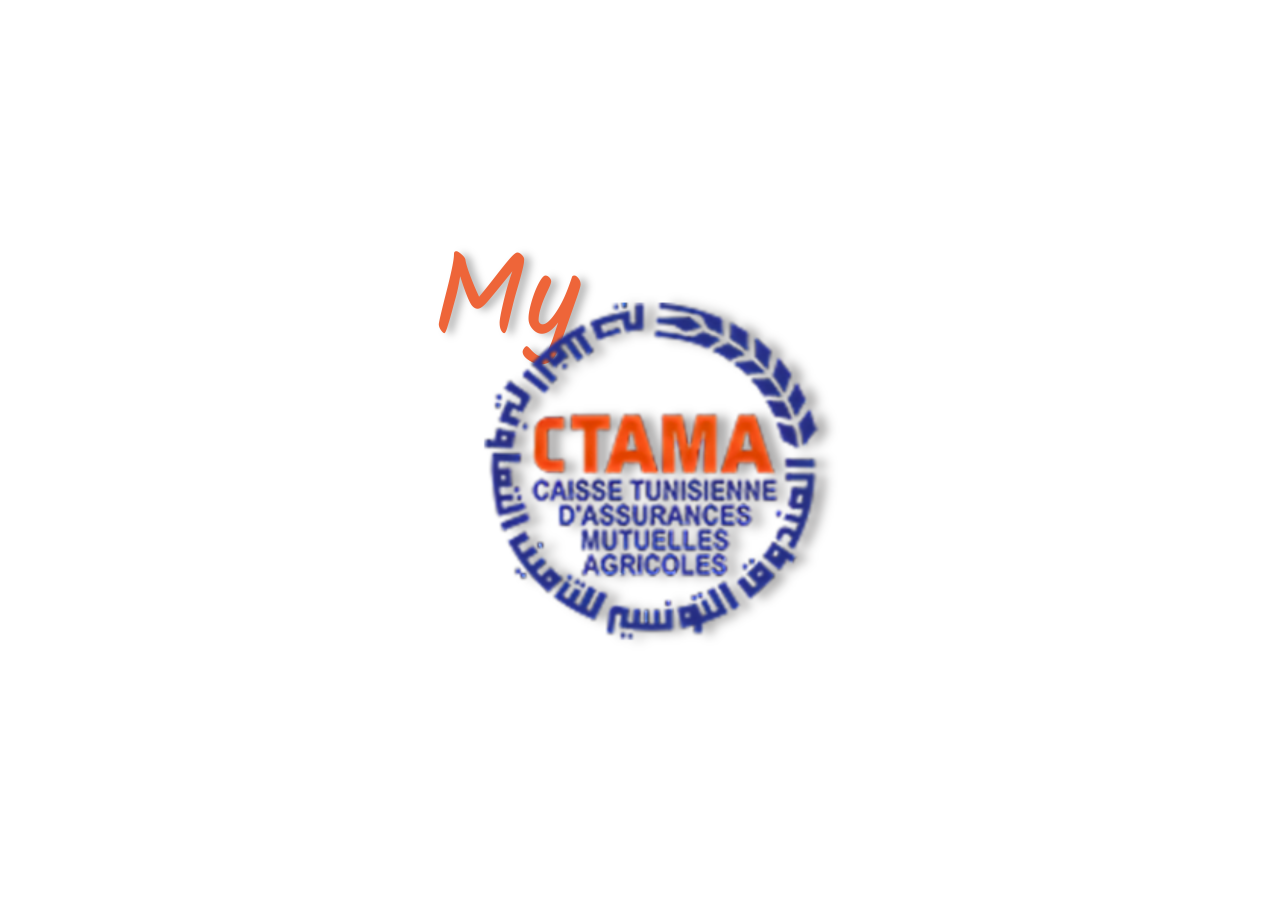
<file: wwwroot/index.html>
<!DOCTYPE html>
<html lang="en">
<head>
    <meta charset="UTF-8">
    <meta name="viewport" content="width=device-width, initial-scale=1.0">
    <title>Logo Animation</title>
    <link rel="stylesheet" href="styles1.css">
</head>
<body>
    <img src="imgg.png" class="animated-logo" alt="App Logo">
</body>
</html>
</file>
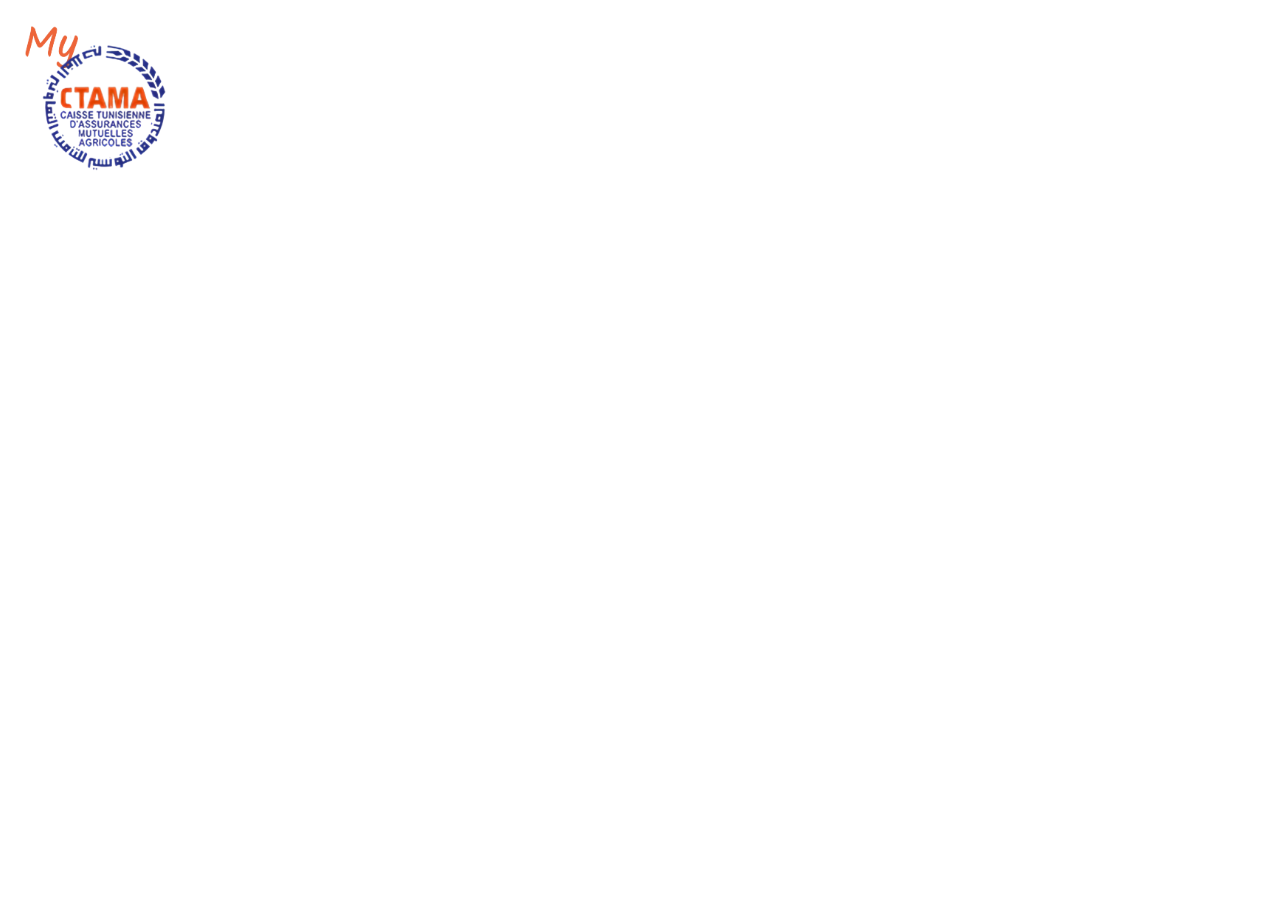
<file: Resources/Images/animation.html>
<!DOCTYPE html>
<html lang="en">
<head>
    <meta charset="UTF-8">
    <meta name="viewport" content="width=device-width, initial-scale=1.0">
    <style>
        body {
            margin: 0;
            overflow: hidden;
            background-color: white;
            display: flex;
            justify-content: center;
            align-items: center;
        }

        .container {
            position: relative;
            width: 100vw;
            height: 100vh;
            overflow: hidden;
        }

        .animated-image {
            position: absolute;
            width: 200px; /* Adjust width as needed */
            height: 200px; /* Adjust height as needed */
            background-image: url('imgct.png'); /* Path to your image */
            background-size: cover;
            background-position: center;
            animation: moveImage 3s linear forwards;
        }

        @keyframes moveImage {
            0% {
                transform: translateX(100vw); /* Start from right side */
            }

            50% {
                transform: translateX(calc(-50% + 100px)); /* Move to the center */
            }

            100% {
                transform: translateX(-100vw); /* Move to the left and disappear */
            }
        }
    </style>
</head>
<body>
    <div class="container">
        <div class="animated-image"></div>
    </div>
</body>
</html>
</file>
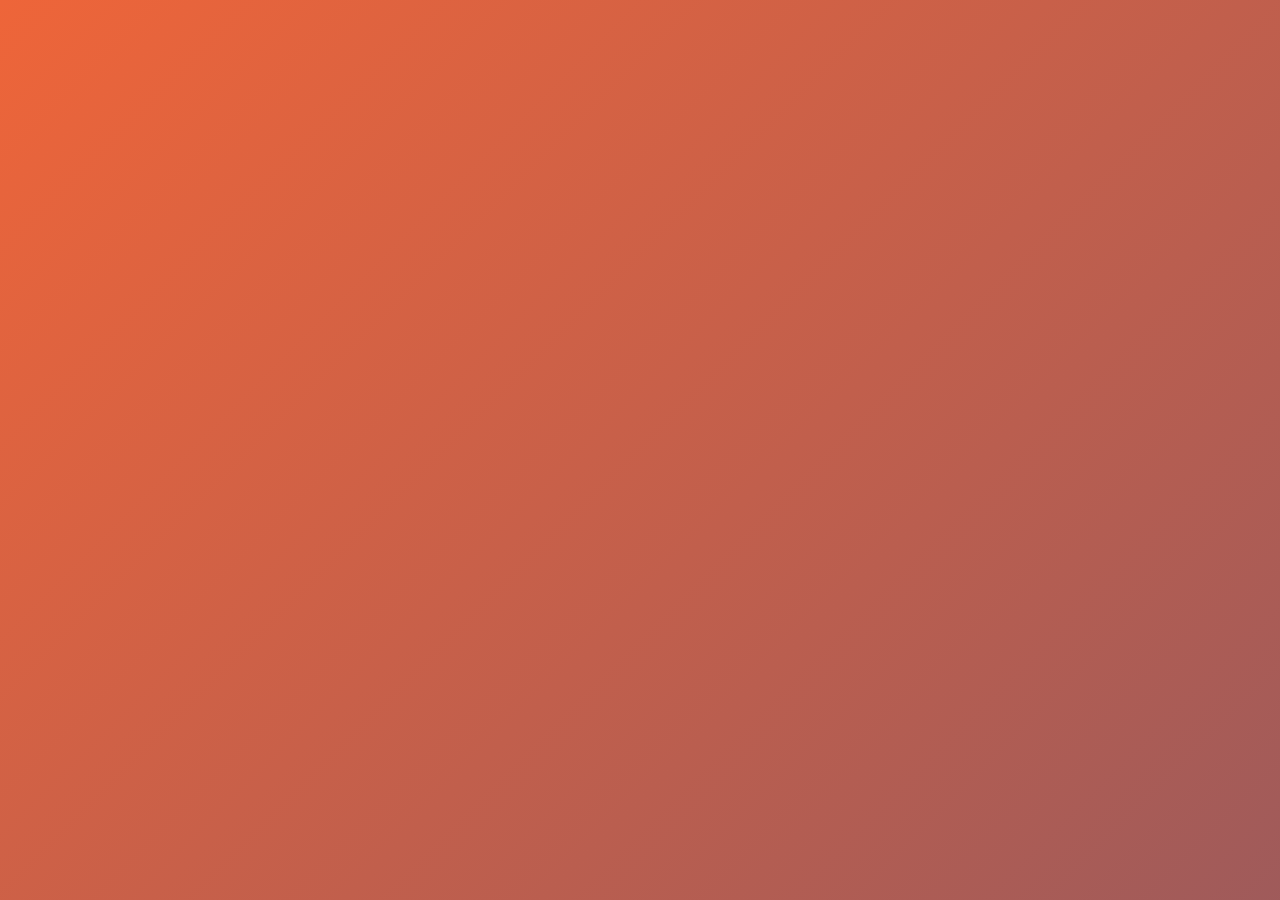
<file: Resources/Raw/bck.html>
<!DOCTYPE html>
<html lang="en">
<head>
    <meta charset="UTF-8">
    <meta name="viewport" content="width=device-width, initial-scale=1.0">
    <title>Gradient Background Animation</title>
    <link rel="stylesheet" href="bck.css">
</head>
<body>
    <div class="container">

    </div>
</body>
</html>
</file>
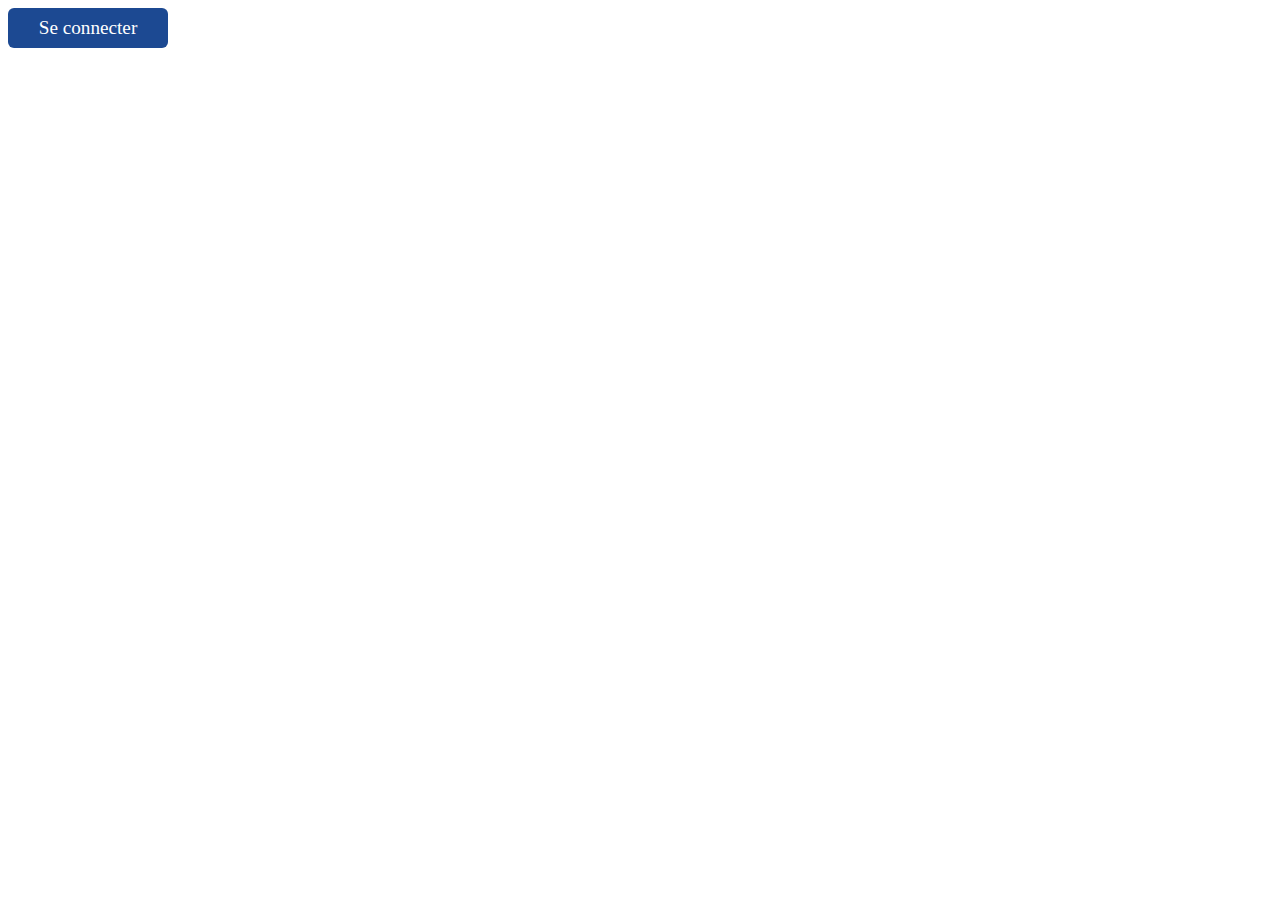
<file: Resources/Raw/button.html>
<!DOCTYPE html>
<html lang="en">
<head>
    <meta charset="UTF-8">
    <meta name="viewport" content="width=device-width, initial-scale=1.0">
    <title>Login Button</title>
    <style>
        /* Hide scrollbars */
        body {
            overflow: hidden; /* Hides all scrollbars */
        }

        /* Styling for the button */
        .button {
            overflow: hidden; /* Hides any scrollbars within the button */
            width: 160px; /* Smaller width */
            height: 40px; /* Smaller height */
            background: #1c4992; /* Blue color */
            border-radius: 6px;
            transition: all .3s cubic-bezier(0.67, 0.17, 0.40, 0.83);
            display: flex;
            justify-content: center;
            align-items: center;
            position: relative; /* Ensure proper positioning of the circle */
            font-size: 1.2em; /* Adjust font size for the text */
            color: white;
            text-align: center;
            cursor: pointer; /* Ensure cursor changes to a hand on hover */
        }

        .button__circle {
            width: 30px; /* Smaller size of the green circle */
            height: 30px; /* Smaller size of the green circle */
            background: mediumseagreen;
            border-radius: 50%;
            position: absolute; /* Position the circle absolutely */
            top: 50%; /* Center vertically */
            left: 50%; /* Center horizontally */
            transform: translate(-50%, -50%); /* Offset the circle's center */
            display: flex;
            justify-content: center;
            align-items: center;
            transition: all .3s;
        }

        .button:hover {
            cursor: pointer;
        }

        .tick {
            color: white;
            font-size: 1em; /* Adjust font size */
            display: flex;
            justify-content: center;
            align-items: center;
            text-align: center;
        }

            .tick svg {
                width: 16px; /* Adjusted width of the SVG */
                height: 16px; /* Adjusted height of the SVG */
            }
    </style>
</head>
<body>
    <div class="button" id="loginButton">
        <div class="tick" id="buttonText">
            <!-- SVG for the tick mark will be inserted here -->
        </div>
    </div>
    <script>
        let button = document.getElementById('loginButton');
        let buttonText = document.getElementById('buttonText');

        const tickMark = "<svg width=\"16\" height=\"16\" viewBox=\"0 0 58 45\" xmlns=\"http://www.w3.org/2000/svg\"><path fill=\"#fff\" fill-rule=\"nonzero\" d=\"M19.11 44.64L.27 25.81l5.66-5.66 13.18 13.18L52.07.38l5.65 5.65\"/></svg>";

        buttonText.innerHTML = "Se connecter"; // Default text

        button.addEventListener('click', function () {
            if (buttonText.innerHTML !== "Se connecter") {
                buttonText.innerHTML = "Se connecter";
                this.classList.remove('button__circle');
            } else {
                buttonText.innerHTML = tickMark;
                this.classList.add('button__circle');
                // Notify MAUI application of login attempt
                window.external.notify('loginAttempt');
            }
        });
    </script>
</body>
</html>
</file>
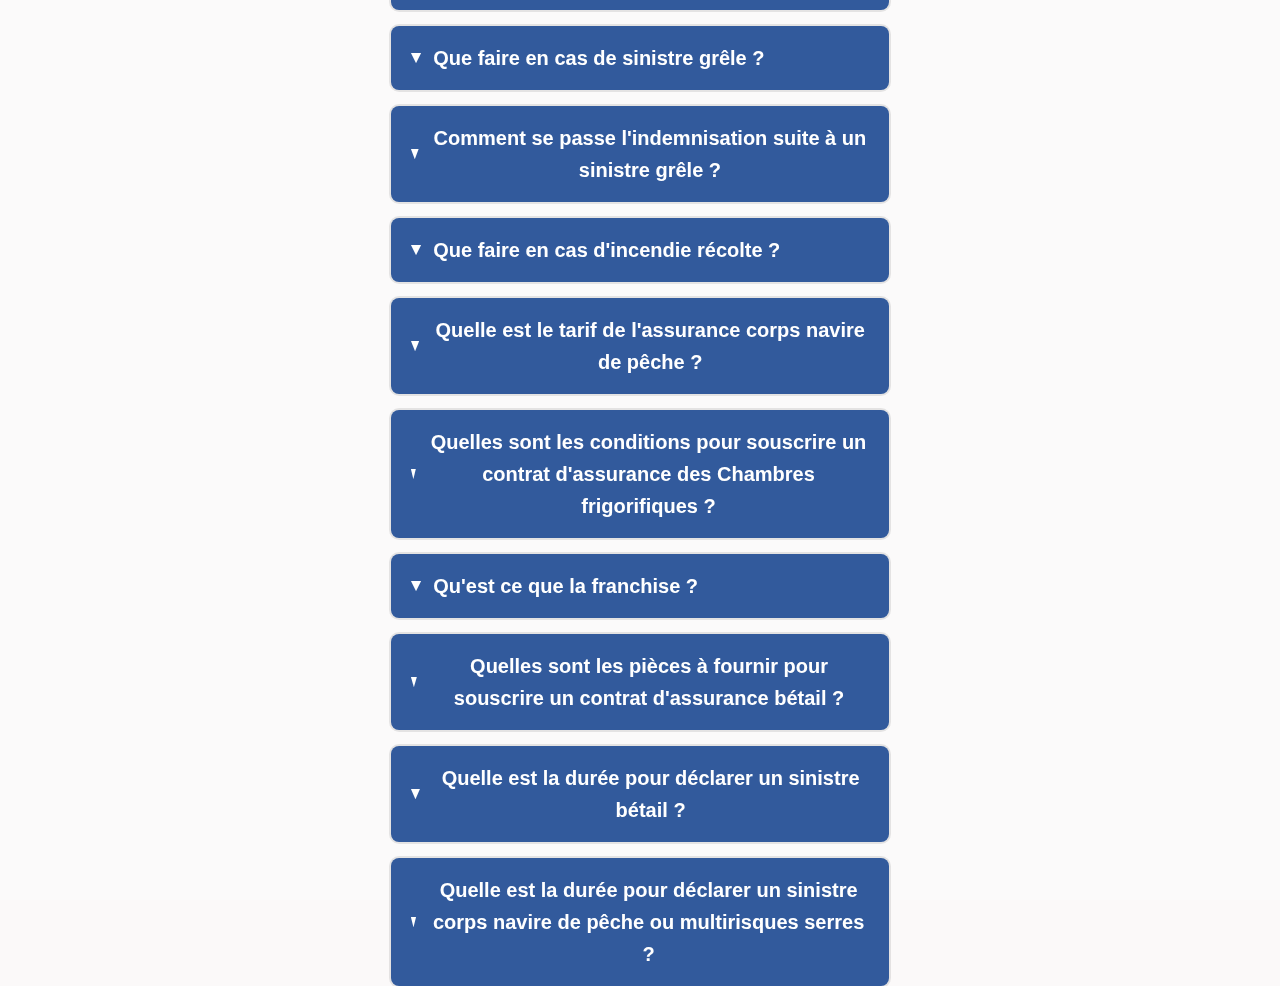
<file: Resources/Raw/FAQ.html>
<!DOCTYPE html>
<html lang="en">
<head>
    <meta charset="UTF-8">
    <meta name="viewport" content="width=device-width, initial-scale=1.0">
    <title>CTAMA Assurance - FAQ</title>
    <link rel="stylesheet" href="FAQ.css">
</head>
<body>
    <div class="video-background">
        <video autoplay muted loop>
            <source src="C:/Users/user/Desktop/MauiApp2-master/Resources/Raw/bckfaq.mp4" type="video/mp4">
            Your browser does not support the video tag.
        </video>
    </div>
    <main>
        <div class="accordion-container">
            <!-- FAQ Item 1 -->
            <div class="accordion" id="accordion1">
                <div class="title">
                    <a href="#accordion1">Quelle est le tarif de l'assurance contre la grêle et l'incendie récolte ?</a>
                </div>
                <div class="content">
                    <div class="wrapper">
                        <p>Ils varient d’une région à une autre selon les caractéristiques climatiques de chaque région, la nature des cultures, la superficie des parcelles, le rendement, le prix….</p>
                    </div>
                </div>
            </div>

            <!-- FAQ Item 2 -->
            <div class="accordion" id="accordion2">
                <div class="title">
                    <a href="#accordion2">Que faire en cas de sinistre grêle ?</a>
                </div>
                <div class="content">
                    <div class="wrapper">
                        <p>Décaler la survenance du sinistre dans un délai ne dépassant pas les 05 jours. Prendre des mesures de sauvetage pour les arbres jusqu’à ce que les experts arrivent.</p>
                    </div>
                </div>
            </div>

            <!-- FAQ Item 3 -->
            <div class="accordion" id="accordion3">
                <div class="title">
                    <a href="#accordion3">Comment se passe l'indemnisation suite à un sinistre grêle ?</a>
                </div>
                <div class="content">
                    <div class="wrapper">
                        <p>L’évaluation des dégâts est effectuée par un expert. L’indemnisation se fait dans un délai d’un mois à partir de la date de survenance du sinistre. L’indemnisation ne doit pas dépasser la valeur assurée après déduction de la franchise appliquée dans le contrat.</p>
                    </div>
                </div>
            </div>

            <!-- FAQ Item 4 -->
            <div class="accordion" id="accordion4">
                <div class="title">
                    <a href="#accordion4">Que faire en cas d'incendie récolte ?</a>
                </div>
                <div class="content">
                    <div class="wrapper">
                        <p>Informer l’assurance CTAMA dans un délai ne dépassant les cinq jours et présenter les pièces suivantes : Attestation de la protection civile, Procès verbal auprès des autorités. Suite à la déclaration, l’expert évalue les dégâts.</p>
                    </div>
                </div>
            </div>

            <!-- FAQ Item 5 -->
            <div class="accordion" id="accordion5">
                <div class="title">
                    <a href="#accordion5">Quelle est le tarif de l'assurance corps navire de pêche ?</a>
                </div>
                <div class="content">
                    <div class="wrapper">
                        <p>Il dépend de : La nature de la coque (bois, acier, polyester) ; Date de construction ; Date de mise en service ; Zone de navigation autorisée.</p>
                    </div>
                </div>
            </div>

            <!-- FAQ Item 6 -->
            <div class="accordion" id="accordion6">
                <div class="title">
                    <a href="#accordion6">Quelles sont les conditions pour souscrire un contrat d'assurance des Chambres frigorifiques ?</a>
                </div>
                <div class="content">
                    <div class="wrapper">
                        <p>Evaluer la valeur des bâtiments et des matériels. Présenter les factures. Visite préalable effectuée par un expert.</p>
                    </div>
                </div>
            </div>

            <!-- FAQ Item 7 -->
            <div class="accordion" id="accordion7">
                <div class="title">
                    <a href="#accordion7">Qu'est ce que la franchise ?</a>
                </div>
                <div class="content">
                    <div class="wrapper">
                        <p>C’est la part du dommage (en % ou en montant) qui restera à la charge du sociétaire en cas de sinistre.</p>
                    </div>
                </div>
            </div>

            <!-- FAQ Item 8 -->
            <div class="accordion" id="accordion8">
                <div class="title">
                    <a href="#accordion8">Quelles sont les pièces à fournir pour souscrire un contrat d'assurance bétail ?</a>
                </div>
                <div class="content">
                    <div class="wrapper">
                        <p>Liste du cheptel à assurer identifiée (tableau de marquage). Attestation des vaccins. Visite préalable du vétérinaire.</p>
                    </div>
                </div>
            </div>

            <!-- FAQ Item 9 -->
            <div class="accordion" id="accordion9">
                <div class="title">
                    <a href="#accordion9">Quelle est la durée pour déclarer un sinistre bétail ?</a>
                </div>
                <div class="content">
                    <div class="wrapper">
                        <p>24H à compter de la date de survenance du sinistre.</p>
                    </div>
                </div>
            </div>

            <!-- FAQ Item 10 -->
            <div class="accordion" id="accordion10">
                <div class="title">
                    <a href="#accordion10">Quelle est la durée pour déclarer un sinistre corps navire de pêche ou multirisques serres ?</a>
                </div>
                <div class="content">
                    <div class="wrapper">
                        <p>05 jours à compter de la date de survenance du sinistre.</p>
                    </div>
                </div>
            </div>
        </div>
    </main>
</body>
</html>
</file>
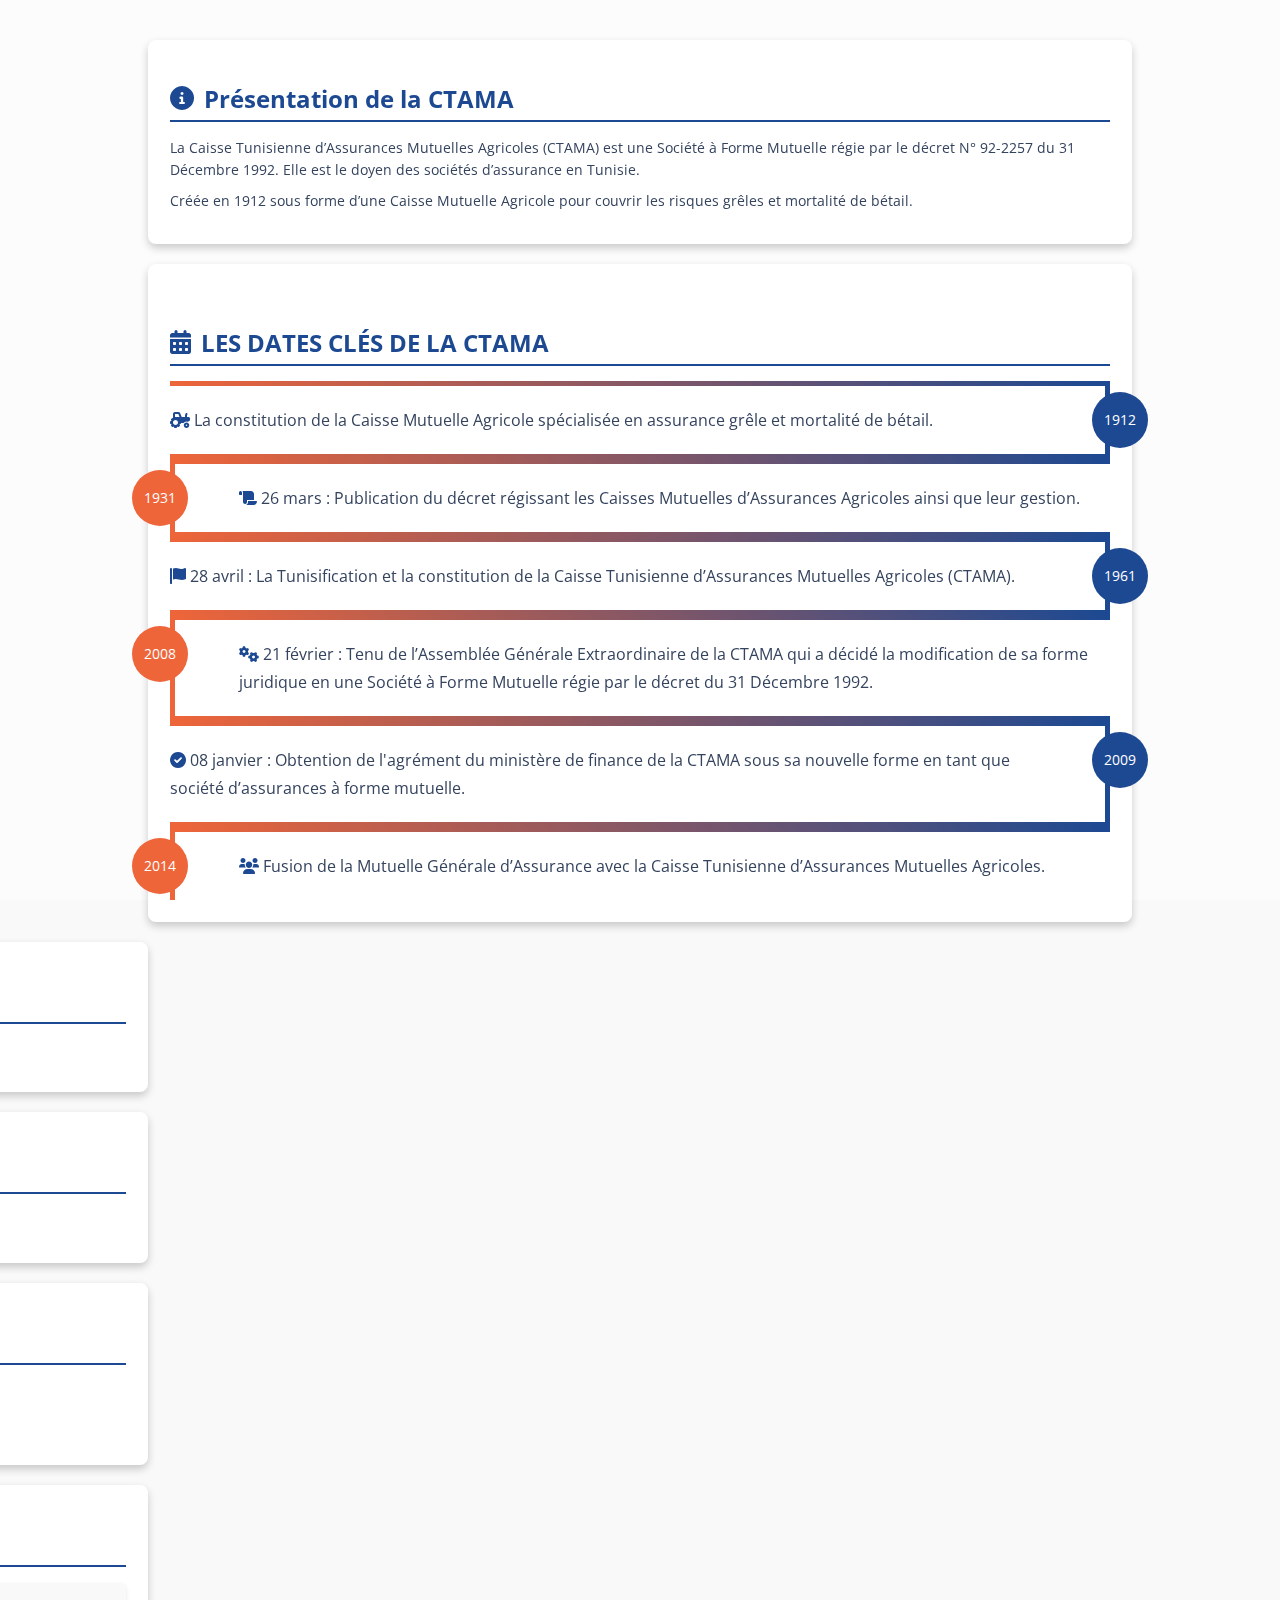
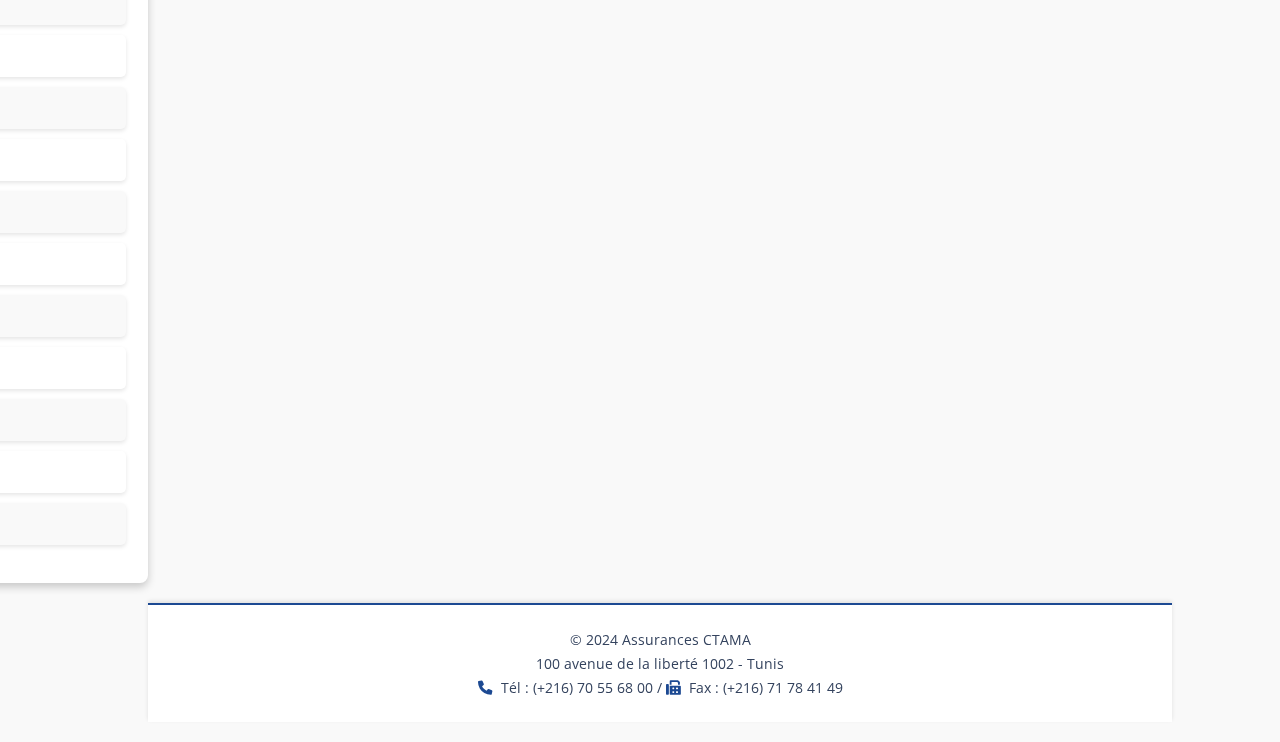
<file: Resources/Raw/info.html>
<!DOCTYPE html>
<html lang="en">
<head>
    <meta charset="UTF-8">
    <meta name="viewport" content="width=device-width, initial-scale=1.0">
    <title>CTAMA Information</title>
    <link rel="stylesheet" href="info.css">
    <!-- FontAwesome CDN -->
    <link rel="stylesheet" href="https://cdnjs.cloudflare.com/ajax/libs/font-awesome/6.0.0-beta3/css/all.min.css">
</head>
<body>
    <main>
        <section id="video-background">
            <video autoplay muted loop id="infovid">
                <source src="C:\Users\user\Desktop\MauiApp2-master\Resources\Raw\vidbck1.mp4" type="video/mp4">
                Your browser does not support the video tag.
            </video>
        </section>
        <section class="frame slide-in">
                <h2><i class="fas fa-info-circle"></i> Présentation de la CTAMA</h2>
                <p>La Caisse Tunisienne d’Assurances Mutuelles Agricoles (CTAMA) est une Société à Forme Mutuelle régie par le décret N° 92-2257 du 31 Décembre 1992. Elle est le doyen des sociétés d’assurance en Tunisie.</p>
                <p>Créée en 1912 sous forme d’une Caisse Mutuelle Agricole pour couvrir les risques grêles et mortalité de bétail.</p>
            </section>
        
            <section class="frame slide-in" id="timeline">
                <h2><i class="fas fa-calendar-alt"></i> LES DATES CLÉS DE LA CTAMA</h2>
                <p data-date="1912"><i class="fas fa-tractor"></i> La constitution de la Caisse Mutuelle Agricole spécialisée en assurance grêle et mortalité de bétail.</p>
                <p data-date="1931"><i class="fas fa-scroll"></i> 26 mars : Publication du décret régissant les Caisses Mutuelles d’Assurances Agricoles ainsi que leur gestion.</p>
                <p data-date="1961"><i class="fas fa-flag"></i> 28 avril : La Tunisification et la constitution de la Caisse Tunisienne d’Assurances Mutuelles Agricoles (CTAMA).</p>
                <p data-date="2008"><i class="fas fa-cogs"></i> 21 février : Tenu de l’Assemblée Générale Extraordinaire de la CTAMA qui a décidé la modification de sa forme juridique en une Société à Forme Mutuelle régie par le décret du 31 Décembre 1992.</p>
                <p data-date="2009"><i class="fas fa-check-circle"></i> 08 janvier : Obtention de l'agrément du ministère de finance de la CTAMA sous sa nouvelle forme en tant que société d’assurances à forme mutuelle.</p>
                <p data-date="2014"><i class="fas fa-users"></i> Fusion de la Mutuelle Générale d’Assurance avec la Caisse Tunisienne d’Assurances Mutuelles Agricoles.</p>
            </section>
            
        

        <section class="frame slide-in">
            <h2><i class="fas fa-user-tie"></i> Le Président du conseil</h2>
            <p><strong>Monsieur NAJI HANNACHI</strong></p>
        </section>

        <section class="frame slide-in">
            <h2><i class="fas fa-user-tie"></i> Directeur général</h2>
            <p><strong>Monsieur LAMJED BOUKHRIS</strong></p>
        </section>

        <section class="frame slide-in">
            <h2><i class="fas fa-file-alt"></i> Commissaires aux comptes</h2>
            <p><strong>Cabinet HLB Audi&Advisory</strong></p>
            <p><strong>Cabinet CMC-DFK international</strong></p>
        </section>

        <section class="frame slide-in">
            <h2><i class="fas fa-users"></i> Les membres du conseil d'Administration</h2>
            <ul>
                <li><i class="fas fa-user"></i> <strong>BNA représenté par Monsieur ZBISS ADNEN</strong></li>
                <li><i class="fas fa-user"></i> <strong>OTD représenté par Monsieur OMAR HELAL</strong></li>
                <li><i class="fas fa-user"></i> <strong>ONH représenté par Monsieur FAYCEL TLILI</strong></li>
                <li><i class="fas fa-user"></i> FREDJ GUENDOUZ</li>
                <li><i class="fas fa-user"></i> TAREK MAZIGH</li>
                <li><i class="fas fa-user"></i> SALAH JANDOUBI</li>
                <li><i class="fas fa-user"></i> HICHAM CHRAIEF</li>
                <li><i class="fas fa-user"></i> MONCEF TLILI</li>
                <li><i class="fas fa-user"></i> ALI RADHOUANI</li>
                <li><i class="fas fa-user"></i> RIADH BORGINI</li>
                <li><i class="fas fa-user"></i> MOHAMED RIADH BEN ZID</li>
            </ul>
        </section>

        <div id="footer">
            <p>&copy; 2024 Assurances CTAMA</p>
            <p>100 avenue de la liberté 1002 - Tunis</p>
            <p><i class="fas fa-phone"></i> Tél : (+216) 70 55 68 00 / <i class="fas fa-fax"></i> Fax : (+216) 71 78 41 49</p>
        </div>
    </main>
    <script>
        function onScroll() {
            var elements = document.querySelectorAll('.slide-in');
            var viewportHeight = window.innerHeight;
            elements.forEach(function (element) {
                var elementTop = element.getBoundingClientRect().top;
                var elementBottom = element.getBoundingClientRect().bottom;
                if (elementTop < viewportHeight && elementBottom >= 0) {
                    element.classList.add('visible');
                } else {
                    element.classList.remove('visible');
                }
            });
        }

        window.addEventListener('scroll', onScroll);
        document.addEventListener('DOMContentLoaded', onScroll);
    </script>
</body>
</html>
</file>
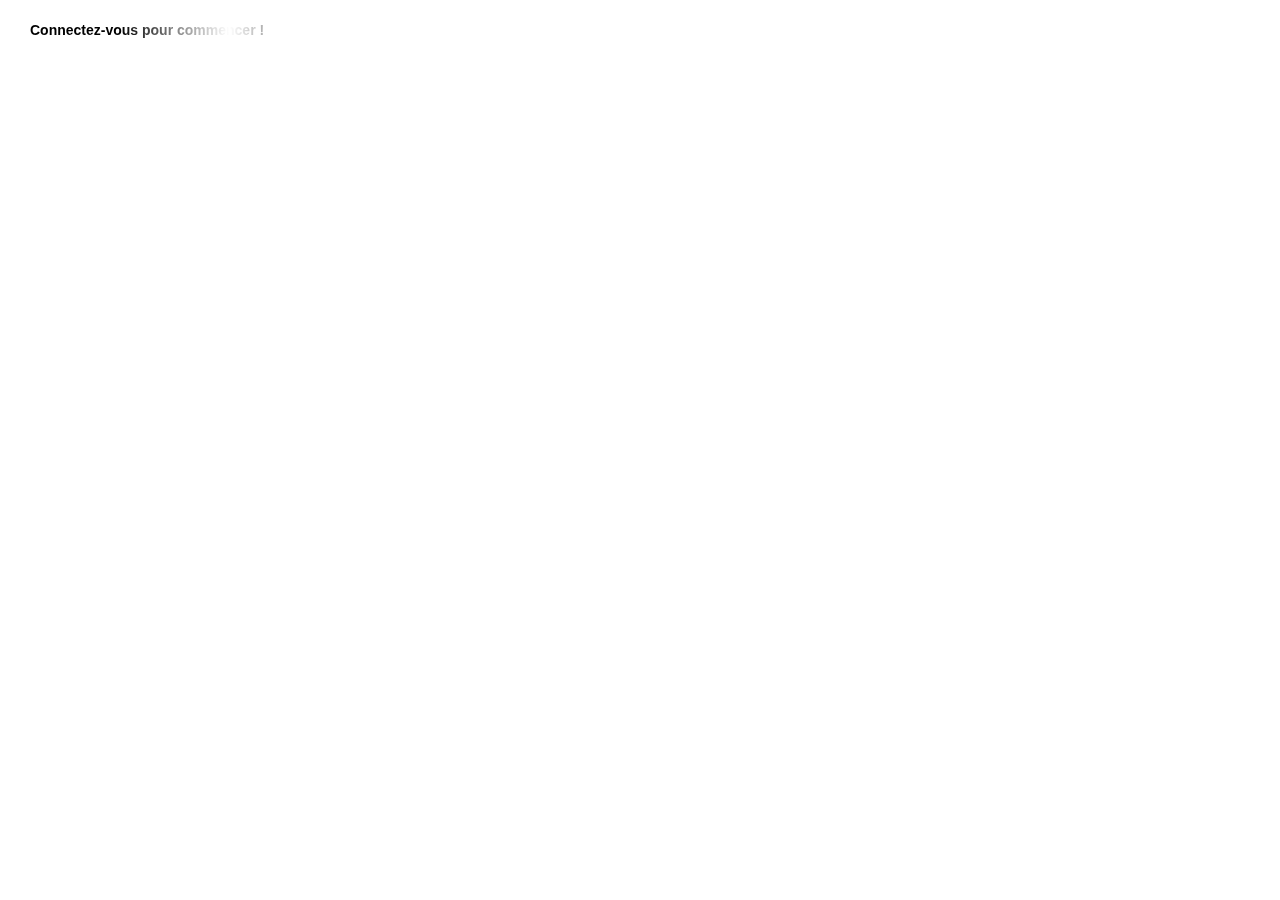
<file: Resources/Raw/text.html>
<!DOCTYPE html>
<html lang="en">
<head>
    <meta charset="UTF-8">
    <meta name="viewport" content="width=device-width, initial-scale=1.0">
    <title>Text Animation</title>
    <style>
        body {
            background: white;
            font-family: 'Poppins', sans-serif;
            -webkit-font-smoothing: antialiased;
            -moz-osx-font-smoothing: grayscale;
            margin: 0;
            padding: 0;
            height: 100vh;
            overflow: hidden;
        }

        .text-shine {
            position: absolute;
            top: 10px;
            left: 10px;
            padding: 12px 20px;
            color: black;
            background: linear-gradient(to right, #000000 20%, white 40%, #000000 60%);
            background-size: 200% auto;
            background-clip: text;
            -webkit-background-clip: text;
            -webkit-text-fill-color: transparent;
            animation: shine 10s linear infinite; /* Infinite loop */
            font-weight: 600;
            font-size: 14px;
            white-space: nowrap;
        }

        @keyframes shine {
            0% {
                background-position: 200% center;
            }

            100% {
                background-position: -200% center;
            }
        }
    </style>
</head>
<body>
    <div class="text-shine">Connectez-vous pour commencer !</div>
</body>
</html>
</file>
<file: wwwroot/styles1.css>
/* Define the keyframes for the rotate, scale, and fade-in animation */
@keyframes myAnim {
    0% {
        opacity: 0;
        transform: rotate(-540deg) scale(0);
        transform-origin: center center;
    }

    100% {
        opacity: 1;
        transform: rotate(0) scale(1);
        transform-origin: center center;
    }
}

/* Define the keyframes for the fade-out animation */
@keyframes fadeOut {
    0% {
        opacity: 1;
    }

    100% {
        opacity: 0;
    }
}

/* Apply the animation to the logo image */
.animated-logo {
    animation: myAnim 4s ease-out forwards, fadeOut 2s 4s ease-out forwards; /* Combined animations */
    width: 60vw; /* Further adjusted width to 60% of viewport width */
    height: 60vh; /* Further adjusted height to 60% of viewport height */
    object-fit: cover; /* Ensures the image covers the specified dimensions */
    position: absolute; /* Makes sure the image stays within the viewport */
    top: 20%; /* Adjust top positioning for vertical centering */
    left: 20%; /* Adjust left positioning for horizontal centering */
    display: block;
    overflow: hidden; /* Prevents parts of the image from being visible outside the viewport */
}

/* Additional styling for centering the content */
html, body {
    margin: 0;
    padding: 0;
    width: 100%;
    height: 100%;
    overflow: hidden; /* Prevents scrollbars */
    position: relative; /* Ensures child elements are positioned correctly */
}
</file>
<file: Resources/Raw/FAQ.css>
:root {
    --size-header: 2.25rem;
    --size-accordion-title: 1.25rem;
    --size-accordion-content: 1rem;
    --animation-speed: 100;
    --slide-ease: cubic-bezier(0.86, 0, 0.07, 1);
    --slide-duration: calc(400ms * 100 / var(--animation-speed));
    --slide-delay: calc(450ms * 100 / var(--animation-speed));
    --circle-duration: calc(900ms * 100 / var(--animation-speed));
}

*,
*::before,
*::after {
    box-sizing: border-box;
    margin: 0;
    padding: 0;
}

html, body {
    height: 100%;
    margin: 0;
    scroll-behavior: smooth;
    scroll-padding-top: 1rem;
}

body {
    background-color: hsl(0, 17%, 98%);
    font-family: 'Nunito', Arial, Helvetica, sans-serif; /* Modern font */
    font-weight: 600;
    display: flex;
    justify-content: center;
    align-items: center;
    min-height: 100vh; /* Full viewport height */
    padding: 2rem;
    color: #333; /* Dark text color for better readability */
    line-height: 1.6; /* Increased line height for readability */
}

/* Container for content */
.container {
    max-width: 1200px; /* Limiting maximum width for large screens */
    width: 100%;
    box-shadow: 0 4px 8px rgba(0, 0, 0, 0.1); /* Subtle shadow for depth */
    background-color: #fff; /* White background for content */
    border-radius: 8px; /* Rounded corners */
    padding: 2rem; /* Padding inside container */
    box-sizing: border-box;
}

/* Header Styling */
h1 {
    font-family: 'Merriweather', serif; /* Elegant serif font for headers */
    font-weight: 700;
    font-size: 2.5rem; /* Larger font size for emphasis */
    color: #2c3e50; /* Darker color for contrast */
    text-transform: uppercase; /* Uppercase for emphasis */
    letter-spacing: 0.1em; /* Spacing between letters */
    text-shadow: 2px 2px 4px rgba(0, 0, 0, 0.2); /* Pronounced shadow */
    margin-bottom: 1.5rem; /* Space below header */
}

main {
    position: relative;
    z-index: 2;
    text-align: center; /* Center content within main */
}

/* Fullscreen Video Background */
.video-background {
    position: fixed;
    top: 0;
    left: 0;
    width: 100%;
    height: 100%;
    overflow: hidden;
    z-index: -1;
}

.video-background video {
    position: absolute;
    top: 50%;
    left: 50%;
    width: 100%;
    height: 100%;
    object-fit: cover;
    transform: translate(-50%, -50%);
    animation: video-playback 80s linear infinite; /* Adjust duration for slower speed */
}

/* Keyframes for video playback */
@keyframes video-playback {
    from {
        transform: translate(-50%, -50%) scale(1);
    }
    to {
        transform: translate(-50%, -50%) scale(1.05); /* Slight scale for slow motion effect */
    }
}

/* White Overlay */
.video-background::after {
    content: '';
    position: absolute;
    top: 0;
    left: 0;
    width: 100%;
    height: 100%;
    background: rgba(255, 255, 255, 0.2); /* Adjust opacity here for less overlay */
    z-index: 1;
}

/* Accordion Styling */
.accordion {
    --circle-x: 1.8rem;
    --circle-y: 0;
    --circle-r: 200%;
    --circle-bg: #1c4992;
    color: #fff;
    background-color: var(--circle-bg);
    max-width: 56ch;
    margin-bottom: 1rem;
    border-radius: min(8px, 0.5rem);
    display: grid;
    grid-template-rows: 0fr 0fr;
    transition-timing-function: var(--slide-ease);
    transition-duration: 200ms, 200ms, var(--slide-duration);
    transition-property: opacity, box-shadow, grid-template-rows;
    transition-delay: 0ms, 0ms, var(--slide-delay);
    box-shadow: 0 0 0 2px rgba(0, 0, 0, 0.1);
    opacity: 0.9;
    overflow: hidden; /* Prevent internal scrolling */
}

.accordion:not(:target):hover {
    box-shadow: 0 0 0 2px rgba(0, 0, 0, 0.5);
}

.accordion:not(:target):active {
    opacity: 1;
    box-shadow: 0 4px 7px 0 rgba(0, 0, 0, 0.3);
}

.accordion,
.content {
    overflow: hidden;
    z-index: 2;
}

.accordion:target {
    grid-template-rows: 0fr 1fr;
    transition: grid-template-rows var(--slide-ease) var(--slide-duration) var(--slide-delay);
}

.wrapper {
    padding-block: 0 1.05rem;
    padding-inline: 1.25rem;
}

.content {
    font-size: var(--size-accordion-content);
    line-height: 140%;
}

.content p {
    margin-bottom: 1rem;
}

.content a {
    color: currentColor;
    font-weight: 800;
    text-decoration: underline;
}

main :last-child,
.content :last-child {
    margin-bottom: 0;
}

.title a {
    padding: 1rem 1.25rem;
    font-size: var(--size-accordion-title);
    font-weight: 800;
    color: currentColor;
    text-decoration: none;
    display: flex;
    flex-direction: row;
    place-items: center;
    z-index: 2;
}

.title a::before {
    content: "";
    width: 0.65rem;
    height: 0.65rem;
    margin-right: 0.75rem;
    display: inline-block;
    transform: rotate(0);
    transition: transform var(--slide-ease) var(--slide-duration) var(--slide-delay);
    background-color: currentColor;
    clip-path: polygon(0 0, 100% 0, 50% 100%);
    z-index: 2;
}

/* Accordion Styling */
.accordion {
    --circle-x: 1.8rem;
    --circle-y: 0;
    --circle-r: 200%;
    --circle-bg: #1c4992; /* Blue background */
    color: #fff;
    background-color: var(--circle-bg);
    max-width: 56ch;
    margin-bottom: 1rem;
    border-radius: min(8px, 0.5rem);
    display: grid;
    grid-template-rows: 0fr 0fr;
    transition-timing-function: var(--slide-ease);
    transition-duration: 200ms, 200ms, var(--slide-duration);
    transition-property: opacity, box-shadow, grid-template-rows;
    transition-delay: 0ms, 0ms, var(--slide-delay);
    box-shadow: 0 0 0 2px rgba(0, 0, 0, 0.1);
    opacity: 0.9;
    overflow: hidden; /* Prevent internal scrolling */
    position: relative; /* Ensure z-index works */
}

.accordion:not(:target):hover {
    box-shadow: 0 0 0 2px rgba(0, 0, 0, 0.5);
}

.accordion:not(:target):active {
    opacity: 1;
    box-shadow: 0 4px 7px 0 rgba(0, 0, 0, 0.3);
}

.accordion:target {
    grid-template-rows: 0fr 1fr;
    transition: grid-template-rows var(--slide-ease) var(--slide-duration) var(--slide-delay);
}

/* Adjust pseudo-elements for accordion background effect */
.accordion::before,
.accordion::after {
    content: "";
    position: absolute;
    width: 100%;
    height: 100%;
    background-color: rgba(238, 102, 57, 0.911); /* Orange background for active state */
    mix-blend-mode: normal;
    transform-style: preserve-3d;
    transition-timing-function: ease;
    transition-property: opacity, clip-path, visibility;
    pointer-events: none;
    clip-path: circle(var(--r) at var(--circle-x) var(--circle-y));
    border-radius: inherit;
}

/* Orange background effect when active */
.accordion::before {
    --r: 0%;
    transition-delay: var(--circle-duration), var(--circle-duration), 0ms;
    transition-duration: 0ms, var(--circle-duration), 0ms;
    opacity: 0;
    z-index: 1; /* Positioned below text but above background */
}

.accordion:target::before {
    --r: var(--circle-r);
    transition-delay: 0ms, 0ms, 0ms;
    transition-duration: 0ms, var(--circle-duration), 0ms;
    opacity: 1;
}

/* Blue background effect when inactive */
.accordion::after {
    --r: var(--circle-r);
    transition-delay: 0ms, 0ms, var(--circle-duration);
    transition-duration: 0ms, var(--circle-duration), 0ms;
    visibility: hidden;
    opacity: 1;
    z-index: 0; /* Positioned below everything else */
}

.accordion:target::after {
    --r: 0%;
    transition-delay: 0ms, 0ms, 0ms;
    transition-duration: 0ms, 0ms, 0ms;
    visibility: visible;
    opacity: 0;
}
</file>
<file: Resources/Raw/bck.css>
/* Reset some default styles */
body, h1, h5 {
    margin: 0;
    padding: 0;
    font-family: Arial, sans-serif;
}

/* Full height background gradient animation */
body {
    background: linear-gradient(-45deg, #1c4992, #ee6539, #1c4992, #ee6539);
    background-size: 800% 800%;
    animation: gradient 30s ease infinite;
    height: 100vh;
    margin: 0;
    display: flex;
    justify-content: center;
    align-items: center;
}

/* Container styling */
.container {
    display: flex;
    flex-direction: column;
    justify-content: center;
    align-items: center;
    width: 100%;
    height: 100%;
    text-align: center;
}

/* Content styling */
.content {
    color: white;
}

/* Title styling */
.title {
    font-weight: 300;
    margin: 0;
}

/* Button group styling */
.btn-group {
    margin: 2rem 0;
}

.btn {
    border: 1px solid white;
    color: white;
    padding: 0.5rem 1rem;
    text-decoration: none;
    margin: 0.5rem;
    border-radius: 5px;
    display: inline-flex;
    align-items: center;
    transition: background-color 0.3s, color 0.3s;
}

.btn:hover {
    background-color: white;
    color: #ee7752;
}

/* Author link styling */
.author-link {
    text-decoration: none;
    color: white;
}

.author {
    font-weight: 300;
    margin: 0;
}

/* Animation for gradient background */
@keyframes gradient {
    0% {
        background-position: 0% 0%;
    }
    20% {
        background-position: 100% 0%;
    }
    40% {
        background-position: 100% 100%;
    }
    60% {
        background-position: 0% 100%;
    }
    80% {
        background-position: 50% 50%;
    }
    100% {
        background-position: 0% 0%;
    }
}
</file>
<file: Resources/Raw/info.css>
@import url("https://fonts.googleapis.com/css?family=Open+Sans:400,400i,700");
@import url("https://cdnjs.cloudflare.com/ajax/libs/font-awesome/6.0.0-beta3/css/all.min.css");

/* Reset styles for body and html */
html, body {
    margin: 0;
    padding: 0;
    height: 100%;
    width: 100%;
}

/* General Styling */
body {
    font-family: 'Open Sans', sans-serif;
    background-color: #f9f9f9;
}

/* Full Width Video Background Section */
#video-background {
    position: fixed; /* Fixed positioning to keep it in place */
    top: 0;
    left: 0;
    width: 100vw; /* Full viewport width */
    height: 100vh; /* Full viewport height */
    overflow: hidden;
    z-index: -1; /* Place it behind other content */
}

#infovid {
    position: absolute;
    top: 0;
    left: 0;
    width: 100%;
    height: 100%;
    object-fit: cover; /* Cover the container */
}

/* Full Width Video Background Section */
#video-background {
    position: fixed; /* Fixed positioning to keep it in place */
    top: 0;
    left: 0;
    width: 100vw; /* Full viewport width */
    height: 100vh; /* Full viewport height */
    overflow: hidden;
    z-index: -1; /* Place it behind other content */
    display: flex; /* Flexbox to center content */
    align-items: center; /* Center vertically */
    justify-content: center; /* Center horizontally */
}

/* Video Element */
#infovid {
    position: absolute;
    top: 0;
    left: 0;
    width: 100%;
    height: 100%;
    object-fit: cover; /* Cover the container */
}

/* Semi-transparent White Overlay */
#video-background::before {
    content: '';
    position: absolute;
    top: 0;
    left: 0;
    width: 100%;
    height: 100%;
    background: rgba(255, 255, 255, 0.5); /* Semi-transparent white overlay */
    z-index: 1; /* Ensure it appears above the video but below other content */
}

/* Content Overlay */
.content-overlay {
    position: relative; /* Relative positioning to overlay content */
    width: 80%; /* Adjust width as needed */
    max-width: 1200px; /* Maximum width for large screens */
    height: auto; /* Adjust height based on content */
    margin: 20px auto; /* Center horizontally with margin */
    padding: 20px;
    background: rgba(255, 255, 255, 0.8); /* Semi-transparent background */
    border-radius: 8px;
    box-shadow: 0 0 10px rgba(0, 0, 0, 0.1);
    box-sizing: border-box; /* Ensure padding does not affect width */
    text-align: center; /* Center text */
    position: relative; /* Ensure it stays on top of the video */
}

/* Main Container */
main {
    position: relative; /* Ensure main content is positioned correctly */
    width: 80%; /* Center the content */
    max-width: 1200px; /* Maximum width */
    margin: 0 auto; /* Center horizontally */
    padding: 20px; /* Padding around the content */
    z-index: 1; /* Ensure content appears above the video */
    box-sizing: border-box; /* Ensure padding does not affect width */
}


/* Frames */
.frame {
    background-color: #ffffff; /* Background color for the frame */
    border: 2px solid #ffffff; /* Remove the orange border */
    border-radius: 8px; /* Rounded corners */
    padding: 20px; /* Padding inside the frame */
    box-shadow: 0 4px 8px rgba(0, 0, 0, 0.2); /* Shadow for the frame */
    margin: 20px auto; /* Margin around the frame */
    box-sizing: border-box; /* Ensure padding and border are included in the width */
    width: 100%; /* Full width to match container */
    max-width: 1200px; /* Consistent max-width */
}

/* Ensure heading and paragraph sizes are adjusted for fitting in the frame */
.frame h2 {
    font-size: 1.5em; /* Smaller heading size */
    margin-bottom: 15px;
    color: #1C4992; /* Update to blue color for headings */
    border-bottom: 2px solid #1C4992; /* Blue underline for headings */
    padding-bottom: 5px;
    display: flex;
    align-items: center;
}

.frame p {
    font-size: 0.9em; /* Smaller text size */
    line-height: 1.5em; /* Adjust line height */
    color: #34435E; /* Dark text color */
    margin: 10px 0; /* Margin around paragraphs */
}

/* Dates Clés Frame */
#dates-cles {
    background-color: #ffffff; /* Background color for the Dates Clés section */
    padding: 60px 20px; /* Increase top and bottom padding for more height */
    border-radius: 8px; /* Rounded corners */
    box-shadow: 0 4px 8px rgba(0, 0, 0, 0.1); /* Shadow effect */
    margin-top: 20px; /* Space above the section */
    max-width: 80%; /* Adjust width to be narrower */
    margin: 20px auto; /* Center the section horizontally */
    border: 2px solid red; /* Temporary border to visualize the section */
}
/* Section Styling */
section {
    margin-bottom: 20px;
}
i {
    color: #1C4992; /* Blue color for icons */
}

/* Headings */
h2 {
    color: #1C4992; /* Update to blue color for headings */
    margin-bottom: 15px;
    border-bottom: 2px solid #ee6539; /* Blue underline for headings */
    padding-bottom: 5px;
    display: flex;
    align-items: center;
}

h2 i {
    margin-right: 10px; /* Space between icon and text */
}

/* Timeline Container */
#timeline {
    position: relative; /* Ensure correct positioning */
    padding-top: 40px; /* Add padding to make space for the button */
}

/* Timeline Item Styling */
#timeline p {
    font-size: 1em;
    line-height: 1.75em;
    margin: 0;
    padding: 20px;
    position: relative;
    color: #34435E; /* Dark text color */
    border-top: 5px solid transparent;
    border-bottom: 5px solid transparent;
    border-image: linear-gradient(to right, #ee6539, #1C4992);
    border-image-slice: 1;
    border-width: 5px;
    counter-increment: section;
}

/* Adjusting positions of the timeline dates */
#timeline p:before {
    content: attr(data-date); /* Display the date instead of numbers */
    position: absolute;
    border-radius: 50%;
    padding: 10px;
    height: 2.5em; /* Adjust size for better display of dates */
    width: 2.5em;
    text-align: center;
    line-height: 2.5em; /* Center text vertically */
    color: #ffffff; /* White color for text */
    font-size: 0.9em; /* Adjust font size for dates */
    background-color: #ee6539; /* Orange color for circles */
    transform: translateY(-25%); /* Move circles up by half of the previous translation */
}

/* Alternating positions for circles */
#timeline p:nth-child(odd):before {
    left: -3em; /* Move dates further left */
    background-color: #ee6539; /* Orange color for circles */
}

#timeline p:nth-child(even):before {
    right: -3em; /* Move dates further right */
    background-color: #1C4992; /* Blue color for circles */
}

/* Ensure text alignment and padding adjustments */
#timeline p:nth-child(odd) {
    border-left: 5px solid transparent;
    border-right: none;
    padding-left: 4em; /* Space for the date on the left */
    padding-right: 0;
}

#timeline p:nth-child(even) {
    border-right: 5px solid transparent;
    border-left: none;
    padding-left: 0;
    padding-right: 4em; /* Space for the date on the right */
}

#timeline p:first-child {
    border-top: none;
}

#timeline p:last-child {
    border-bottom: none;
}

/* Small Button Styling */
#small-button {
    position: absolute;
    top: 0; /* Adjust as needed */
    left: 50%; /* Center horizontally */
    transform: translateX(-50%); /* Center button */
    width: 20px; /* Small width */
    height: 20px; /* Small height */
    border-radius: 50%; /* Round button */
    background-color: #1C4992; /* Blue color for the button */
    color: #ffffff; /* White color for button text */
    text-align: center;
    line-height: 20px; /* Center text vertically */
    font-size: 0.8em; /* Small text size */
    border: none; /* Remove border */
    box-shadow: 0 2px 4px rgba(0, 0, 0, 0.1); /* Slight shadow for the button */
    z-index: 2; /* Ensure it appears above the video */
}


/* List Styling for Members */
ul {
    list-style-type: none;
    padding: 0;
}

ul li {
    background-color: #ffffff;
    margin: 10px 0;
    padding: 10px 15px;
    border-radius: 5px;
    box-shadow: 0 2px 4px rgba(0, 0, 0, 0.1);
    font-size: 1em;
    color: #34435E; /* Dark text color */
}

ul li:nth-child(odd) {
    background-color: #f9f9f9; /* Alternate background color for better readability */
}

ul li strong {
    color: #1C4992; /* Update to blue color for highlighted names */
}

ul li i {
    margin-right: 10px; /* Space between icon and text */
}

/* Footer Styling */
#footer {
    text-align: center;
    padding: 20px;
    background-color: #ffffff;
    border-top: 2px solid #1C4992; /* Blue color for footer border */
    box-shadow: 0 -2px 4px rgba(0, 0, 0, 0.1);
    margin-top: 20px;
    position: relative; /* Ensure footer is positioned correctly */
    width: 100%; /* Full width for footer */
}

#footer p {
    margin: 5px 0;
    font-size: 0.9em;
    color: #34435E; /* Dark text color */
}

#footer i {
    color: #1C4992; /* Blue color for icons */
    margin-right: 5px;
}

/* Slide-In Animation */
.slide-in {
    transform: translateX(-100%);
    transition: transform 1s ease-in-out;
}

.slide-in.visible {
    transform: translateX(0);
}
</file>
